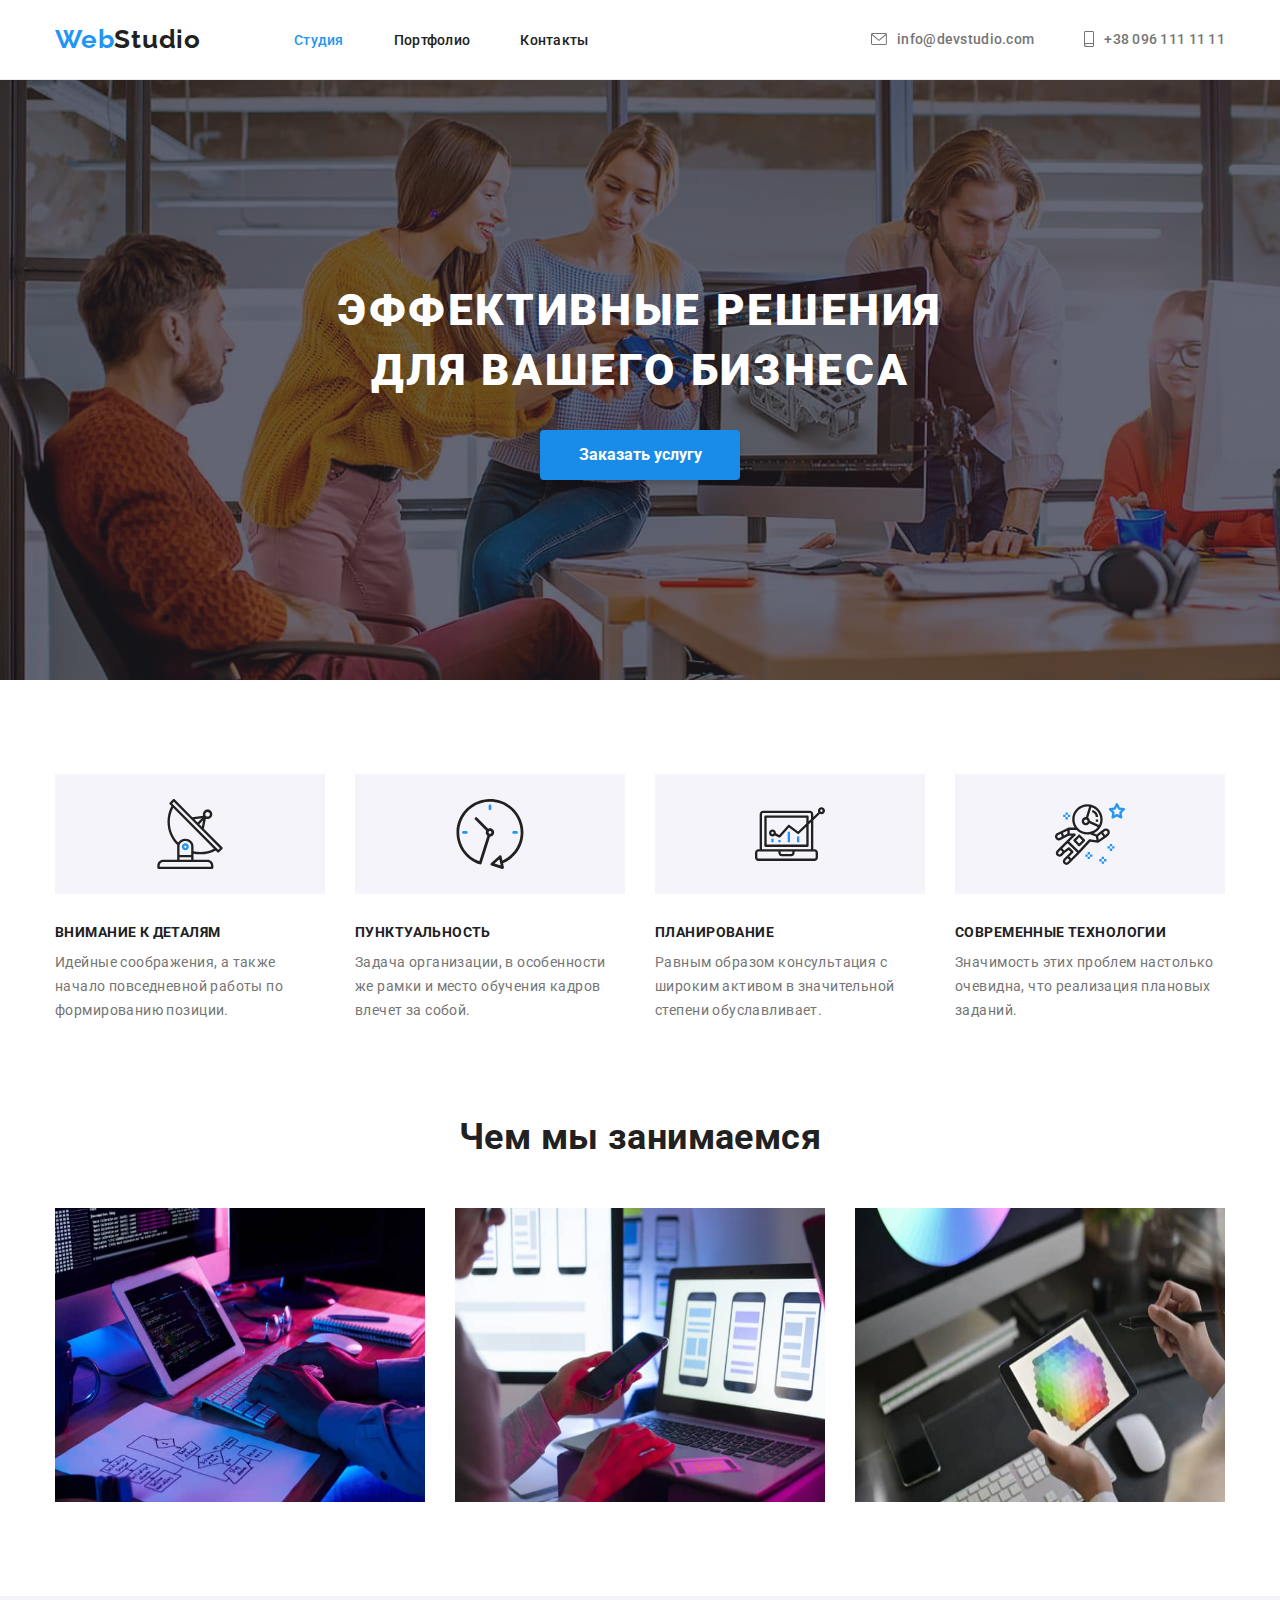
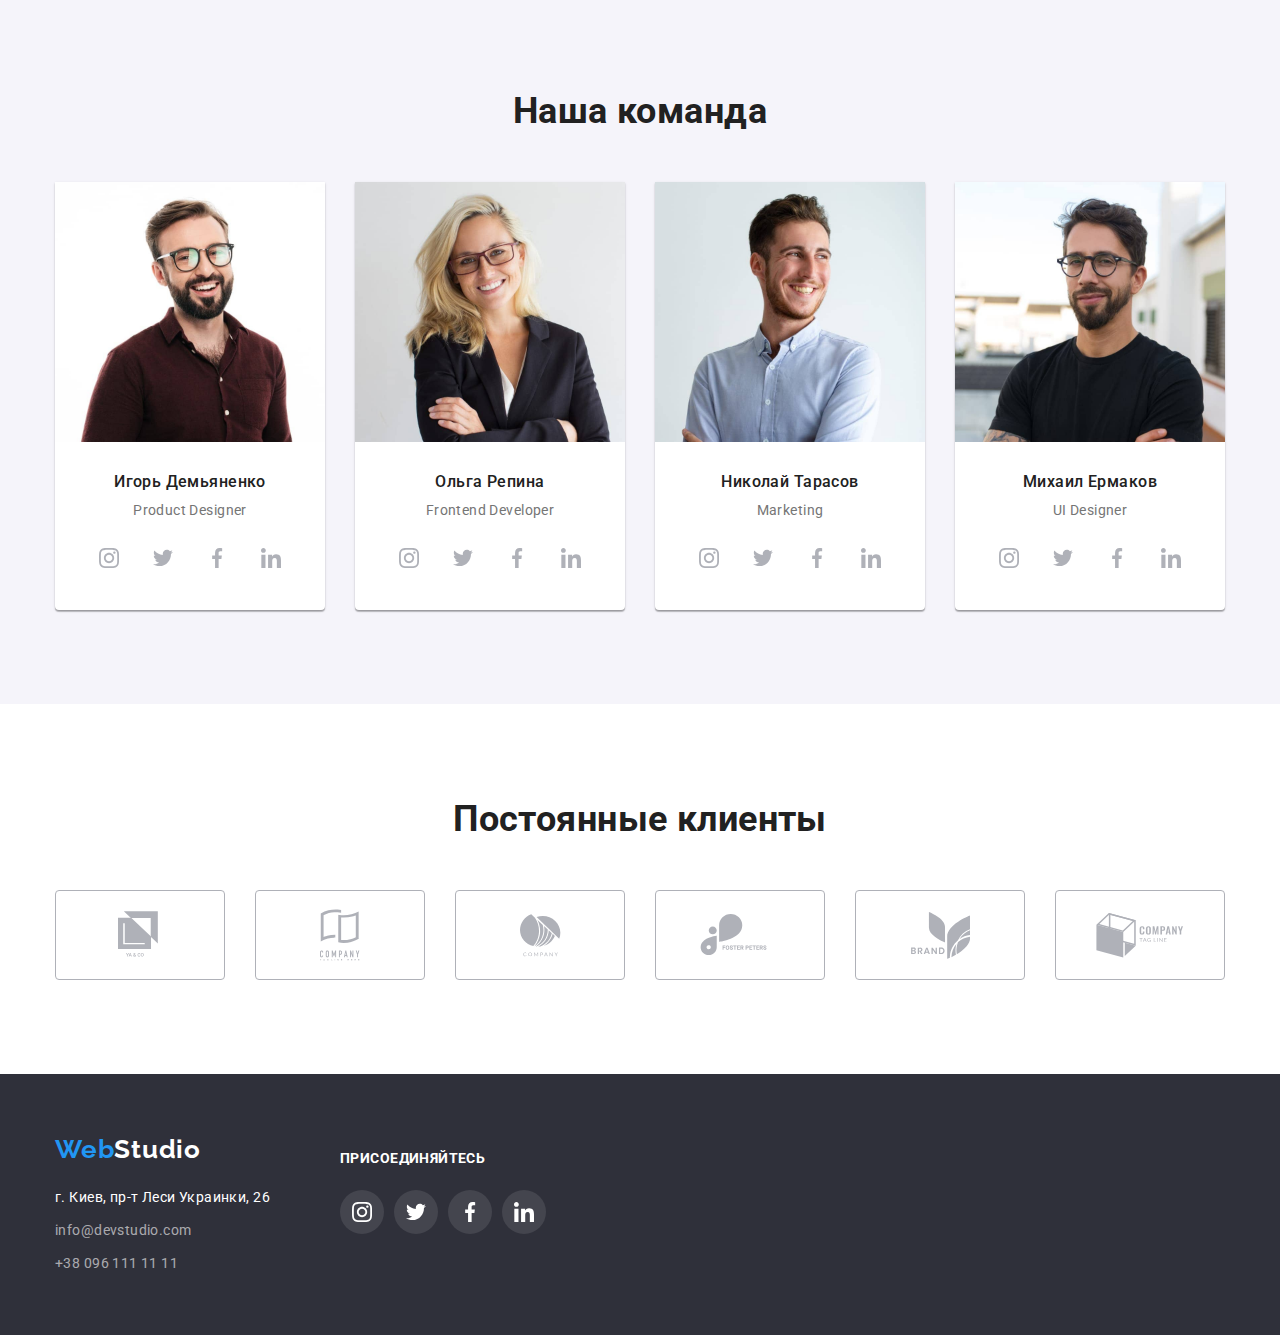
<file: index.html>
<!DOCTYPE html>
<html lang="ru">
<head>
    <meta charset="UTF-8">
    <meta name="viewport" content="width=device-width, initial-scale=1.0">
    <link rel="stylesheet" href="https://cdnjs.cloudflare.com/ajax/libs/modern-normalize/1.0.0/modern-normalize.min.css"/>
    <!-- <link rel="stylesheet" href="https://necolas.github.io/normalize.css/8.0.1/normalize.css" /> -->
    <link href="https://fonts.googleapis.com/css2?family=Oleo+Script&family=Raleway:wght@700&family=Roboto:wght@400;500;700;900&display=swap" rel="stylesheet">
    <link rel="stylesheet" href="./css/styles.css" />
    <title>Студия</title>
</head>

<body>
    <header>
        <div class="container container-header">
            <nav class="navigation">
                <a class="logo" href="./index.html" lang="en">Web<span class="logo-header">Studio</span></a>
                <ul class="container-nav">
                    <li class="nav-item"><a class="nav studio" href="./index.html">Студия</a></li>
                    <li class="nav-item"><a class="nav" href="./portfolio.html">Портфолио</a></li>
                    <li class="nav-item"><a class="nav" href="">Контакты</a></li>
                </ul>
            </nav>
            <address>
                <ul class="container-address">
                    <li class="contact-item">
                        <a class="contact-header mail" href="mailto:info@devstudio.com">
                            <svg class="envelope">
                                <use href="./images/icons/sprite.svg#envelope"></use>
                            </svg>
                            info@devstudio.com
                        </a>
                    </li>
                    <li class="contact-item">
                        <a class="contact-header phone" href="tel:+380961111111">
                            <svg class="smartphone">
                                <use href="./images/icons/sprite.svg#smartphone"></use>
                            </svg>
                            +38 096 111 11 11
                        </a>
                    </li>
                </ul>
            </address>
        </div>
    </header>

    <main>
        <section class="hero">
            <div class="container section-main">
                <h1 class="header-main">Эффективные решения для вашего бизнеса</h1>
                <button class="button-main" type="button">Заказать услугу</button>
            </div>
        </section>

        <section class="features-section">
            <div class="container container-features">
                <ul class="features">
                    <li class="block-feature">
                        <div class="icon-feature">
                            <svg class="svg-feature">
                                <use href="./images/icons/sprite.svg#antenna"></use>
                            </svg>
                        </div>
                        <h3 class="header-feature">Внимание к деталям</h3>
                        <p class="desc-feature">Идейные соображения, а также начало повседневной работы по формированию позиции.</p>
                    </li>
                    <li class="block-feature">
                        <div class="icon-feature">
                            <svg class="svg-feature">
                                <use href="./images/icons/sprite.svg#clock"></use>
                            </svg>
                        </div>
                        <h3 class="header-feature">Пунктуальность</h3>
                        <p class="desc-feature">Задача организации, в особенности же рамки и место обучения кадров влечет за собой.</p>
                    </li>
                    <li class="block-feature">
                        <div class="icon-feature">
                            <svg class="svg-feature">
                                <use href="./images/icons/sprite.svg#diagram"></use>
                            </svg>
                        </div>
                        <h3 class="header-feature">Планирование</h3>
                        <p class="desc-feature">Равным образом консультация с широким активом в значительной степени обуславливает.</p>
                    </li>
                    <li class="block-feature">
                        <div class="icon-feature">
                            <svg class="svg-feature">
                                <use href="./images/icons/sprite.svg#astronaut"></use>
                            </svg>
                        </div>
                        <h3 class="header-feature">Современные технологии</h3>
                        <p class="desc-feature">Значимость этих проблем настолько очевидна, что реализация плановых заданий.</p>
                    </li>
                </ul>
            </div>
        </section>

        <section class="pictures-section">
            <div class="container">
                <h2 class="header-section">Чем мы занимаемся</h2>
                <ul class="images">
                    <li class="image">
                        <img src="./images/programer-working.jpg" width="370" height="294" alt="Написание программного кода" />
                    </li>
                    <li class="image">
                        <img src="./images/developing-application-smartphones.jpg" width="370" height="294" alt="Анализ особенностей девайса" />
                    </li>
                    <li class="image">
                        <img src="./images/colour-selection.jpg" width="370" height="294" alt="Выбор цветового оформления" />
                    </li>
                </ul>
            </div>
        </section>

        <section class="names-section">
            <div class="container">
                <h2 class="header-section">Наша команда</h2>
                <ul class="container-name">
                    <li class="block-name">
                        <img src="./images/ihor.jpg" width="270" height="260" alt="фото Игоря Демьяненко" />
                        <div class="name">
                            <h3 class="header-name">Игорь Демьяненко</h3>
                            <p class="desc-name" lang="en">Product Designer</p>
                            <ul class="icons-web">
                                <li class="item-web">
                                    <a class="link-web" href="https://instagram.com" target="_blank" rel="noopener noreferrer" aria-label="Instagram">
                                        <svg class="svg-web">
                                            <use href="./images/icons/sprite.svg#instagram"></use>
                                        </svg>
                                    </a>
                                </li>
                                <li class="item-web">
                                    <a class="link-web" href="https://twitter.com" target="_blank" rel="noopener noreferrer" aria-label="Twitter">
                                        <svg class="svg-web">
                                            <use href="./images/icons/sprite.svg#twitter"></use>
                                        </svg>
                                    </a>
                                </li>
                                <li class="item-web">
                                    <a class="link-web" href="https://facebook.com" target="_blank" rel="noopener noreferrer" aria-label="Facebook">
                                        <svg class="svg-web">
                                            <use href="./images/icons/sprite.svg#facebook"></use>
                                        </svg>
                                    </a>
                                </li>
                                <li class="item-web">
                                    <a class="link-web" href="https://linkedin.com" target="_blank" rel="noopener noreferrer" aria-label="LinkedIn">
                                        <svg class="svg-web">
                                            <use href="./images/icons/sprite.svg#linkedin"></use>
                                        </svg>
                                    </a>
                                </li>
                            </ul>
                        </div>
                    </li>
                    <li class="block-name">
                        <img src="./images/olha.jpg" width="270" height="260" alt="фото Ольги Репиной" />
                        <div class="name">
                            <h3 class="header-name">Ольга Репина</h3>
                            <p class="desc-name" lang="en">Frontend Developer</p>
                            <ul class="icons-web">
                                <li class="item-web">
                                    <a class="link-web" href="https://instagram.com" target="_blank" rel="noopener noreferrer" aria-label="Instagram">
                                        <svg class="svg-web">
                                            <use href="./images/icons/sprite.svg#instagram"></use>
                                        </svg>
                                    </a>
                                </li>
                                <li class="item-web">
                                    <a class="link-web" href="https://twitter.com" target="_blank" rel="noopener noreferrer" aria-label="Twitter">
                                        <svg class="svg-web">
                                            <use href="./images/icons/sprite.svg#twitter"></use>
                                        </svg>
                                    </a>
                                </li>
                                <li class="item-web">
                                    <a class="link-web" href="https://facebook.com" target="_blank" rel="noopener noreferrer" aria-label="Facebook">
                                        <svg class="svg-web">
                                            <use href="./images/icons/sprite.svg#facebook"></use>
                                        </svg>
                                    </a>
                                </li>
                                <li class="item-web">
                                    <a class="link-web" href="https://linkedin.com" target="_blank" rel="noopener noreferrer" aria-label="LinkedIn">
                                        <svg class="svg-web">
                                            <use href="./images/icons/sprite.svg#linkedin"></use>
                                        </svg>
                                    </a>
                                </li>
                            </ul>
                        </div>
                    </li>
                    <li class="block-name">
                        <img src="./images/mykhola.jpg" width="270" height="260" alt="фото Николая Тарасова" />
                        <div class="name">
                            <h3 class="header-name">Николай Тарасов</h3>
                            <p class="desc-name" lang="en">Marketing</p>
                            <ul class="icons-web">
                                <li class="item-web">
                                    <a class="link-web" href="https://instagram.com" target="_blank" rel="noopener noreferrer" aria-label="Instagram">
                                        <svg class="svg-web">
                                            <use href="./images/icons/sprite.svg#instagram"></use>
                                        </svg>
                                    </a>
                                </li>
                                <li class="item-web">
                                    <a class="link-web" href="https://twitter.com" target="_blank" rel="noopener noreferrer" aria-label="Twitter">
                                        <svg class="svg-web">
                                            <use href="./images/icons/sprite.svg#twitter"></use>
                                        </svg>
                                    </a>
                                </li>
                                <li class="item-web">
                                    <a class="link-web" href="https://facebook.com" target="_blank" rel="noopener noreferrer" aria-label="Facebook">
                                        <svg class="svg-web">
                                            <use href="./images/icons/sprite.svg#facebook"></use>
                                        </svg>
                                    </a>
                                </li>
                                <li class="item-web">
                                    <a class="link-web" href="https://linkedin.com" target="_blank" rel="noopener noreferrer" aria-label="LinkedIn">
                                        <svg class="svg-web">
                                            <use href="./images/icons/sprite.svg#linkedin"></use>
                                        </svg>
                                    </a>
                                </li>
                            </ul>
                        </div>
                    </li>
                    <li class="block-name">
                        <img src="./images/mykhaylo.jpg" width="270" height="260" alt="фото Михаила Ермакова" />
                        <div class="name">
                            <h3 class="header-name">Михаил Ермаков</h3>
                            <p class="desc-name" lang="en">UI Designer</p>
                            <ul class="icons-web">
                                <li class="item-web">
                                    <a class="link-web" href="https://instagram.com" target="_blank" rel="noopener noreferrer" aria-label="Instagram">
                                        <svg class="svg-web">
                                            <use href="./images/icons/sprite.svg#instagram"></use>
                                        </svg>
                                    </a>
                                </li>
                                <li class="item-web">
                                    <a class="link-web" href="https://twitter.com" target="_blank" rel="noopener noreferrer" aria-label="Twitter">
                                        <svg class="svg-web">
                                            <use href="./images/icons/sprite.svg#twitter"></use>
                                        </svg>
                                    </a>
                                </li>
                                <li class="item-web">
                                    <a class="link-web" href="https://facebook.com" target="_blank" rel="noopener noreferrer" aria-label="Facebook">
                                        <svg class="svg-web">
                                            <use href="./images/icons/sprite.svg#facebook"></use>
                                        </svg>
                                    </a>
                                </li>
                                <li class="item-web">
                                    <a class="link-web" href="https://linkedin.com" target="_blank" rel="noopener noreferrer" aria-label="LinkedIn">
                                        <svg class="svg-web">
                                            <use href="./images/icons/sprite.svg#linkedin"></use>
                                        </svg>
                                    </a>
                                </li>
                            </ul>
                        </div>
                    </li>
                </ul>
            </div>
        </section>

        <section class="permanent-section">
            <div class="container">
                <h3 class="header-section">Постоянные клиенты</h3>
                <ul class="icons-client">
                    <li class="item-client">
                        <a class="link-client" href="">
                            <svg class="client svg-client-1">
                                <use href="./images/icons/sprite.svg#logo_1"></use>
                            </svg>
                        </a>
                    </li>
                    <li class="item-client">
                        <a class="link-client" href="">
                            <svg class="client svg-client-2">
                                <use href="./images/icons/sprite.svg#logo_2"></use>
                            </svg>
                        </a>
                    </li>
                    <li class="item-client">
                        <a class="link-client" href="">
                            <svg class="client svg-client-3">
                                <use href="./images/icons/sprite.svg#logo_3"></use>
                            </svg>
                        </a>
                    </li>
                    <li class="item-client">
                        <a class="link-client" href="">
                            <svg class="client svg-client-4">
                                <use href="./images/icons/sprite.svg#logo_4"></use>
                            </svg>
                        </a>
                    </li>
                    <li class="item-client">
                        <a class="link-client" href="">
                            <svg class="client svg-client-5">
                                <use href="./images/icons/sprite.svg#logo_5"></use>
                            </svg>
                        </a>
                    </li>
                    <li class="item-client">
                        <a class="link-client" href="">
                            <svg class="client svg-client-6">
                                <use href="./images/icons/sprite.svg#logo_6"></use>
                            </svg>
                        </a>
                    </li>
                </ul>
            </div>
        </section>
    </main>

    <footer>
        <div class="container container-footer">
            <div class="left-footer">
                <a class="logo" href="./index.html" lang="en">Web<span class="logo-footer">Studio</span></a>
                <address>
                    <ul>
                        <li class="container-contacts"><a class="address" href="https://www.google.com/maps/d/viewer?mid=10uSM3H-mIU3GznYo2szRIEphczw&msa=0&ll=50.42732700000004%2C30.538092&z=17" target="_blank" rel="noopener noreferrer nofollow">г. Киев, пр-т Леси Украинки, 26</a></li>
                        <li class="container-contacts"><a class="contact-footer" href="mailto:info@devstudio.com">info@devstudio.com</a></li>
                        <li class="container-contacts"><a class="contact-footer" href="tel:+380961111111">+38 096 111 11 11</a></li>
                    </ul>
                </address>
            </div>
            <div class="right-footer">
                <span class="together">Присоединяйтесь</span>
                <ul class="icons-footer-web">
                    <li class="item-footer-web">
                        <a class="link-footer-web" href="https://instagram.com" target="_blank" rel="noopener noreferrer" aria-label="Instagram">
                            <svg class="svg-footer-web">
                                <use href="./images/icons/sprite.svg#instagram"></use>
                            </svg>
                        </a>
                    </li>
                    <li class="item-footer-web">
                        <a class="link-footer-web" href="https://twitter.com" target="_blank" rel="noopener noreferrer" aria-label="Twitter">
                            <svg class="svg-footer-web">
                                <use href="./images/icons/sprite.svg#twitter"></use>
                            </svg>
                        </a>
                    </li>
                    <li class="item-footer-web">
                        <a class="link-footer-web" href="https://facebook.com" target="_blank" rel="noopener noreferrer" aria-label="Facebook">
                            <svg class="svg-footer-web">
                                <use href="./images/icons/sprite.svg#facebook"></use>
                            </svg>
                        </a>
                    </li>
                    <li class="item-footer-web">
                        <a class="link-footer-web" href="https://linkedin.com" target="_blank" rel="noopener noreferrer" aria-label="LinkedIn">
                            <svg class="svg-footer-web">
                                <use href="./images/icons/sprite.svg#linkedin"></use>
                            </svg>
                        </a>
                    </li>
                </ul>
            </div>
        </div>
    </footer>
</body>
</html>
</file>
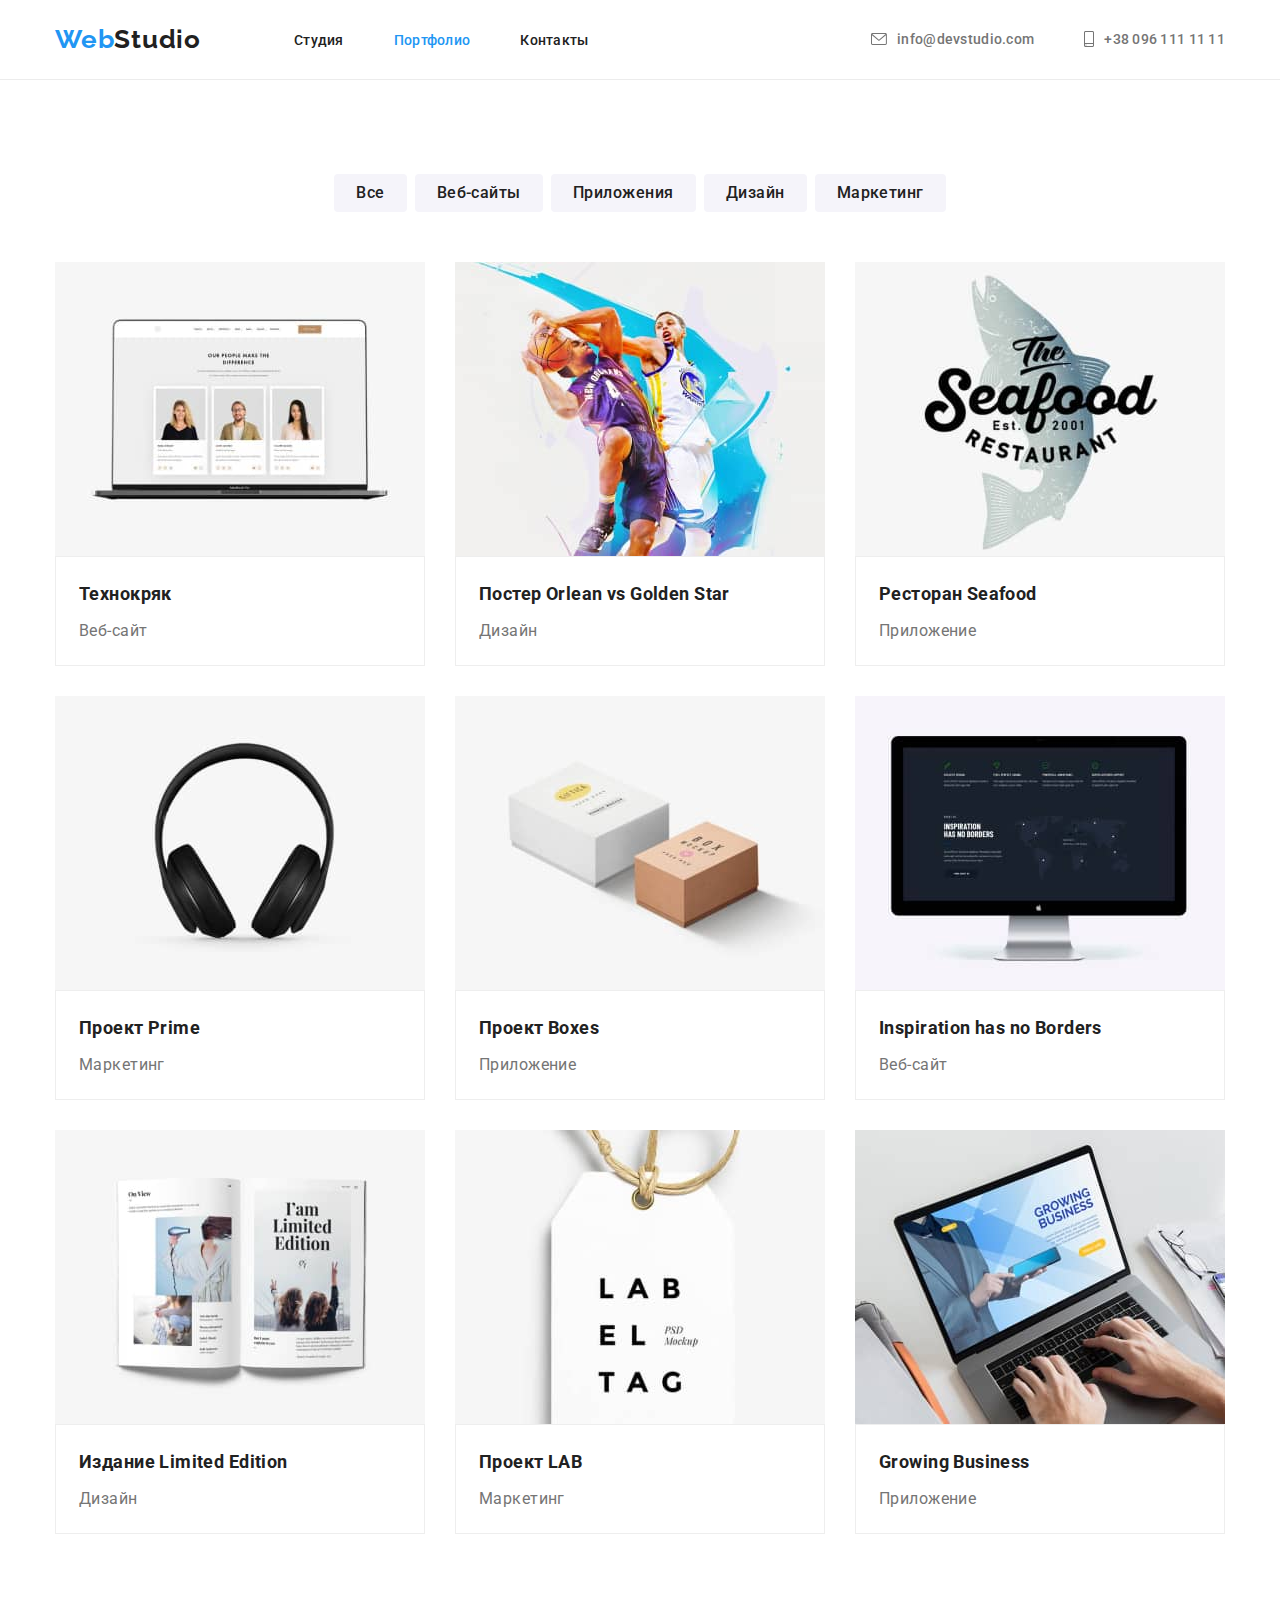
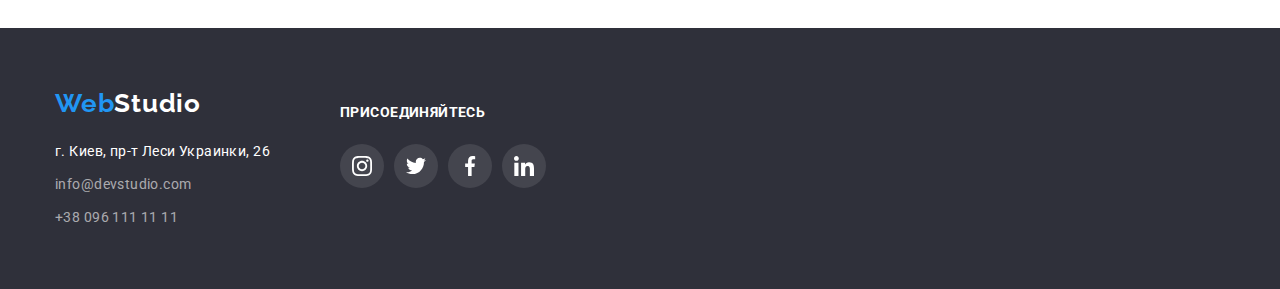
<file: portfolio.html>
<!DOCTYPE html>
<html lang="ru">
<head>
    <meta charset="UTF-8">
    <meta name="viewport" content="width=device-width, initial-scale=1.0">
    <link rel="stylesheet" href="https://cdnjs.cloudflare.com/ajax/libs/modern-normalize/1.0.0/modern-normalize.min.css"/>
    <!-- <link rel="stylesheet" href="https://necolas.github.io/normalize.css/8.0.1/normalize.css" /> -->
    <link href="https://fonts.googleapis.com/css2?family=Oleo+Script&family=Raleway:wght@700&family=Roboto:wght@400;500;700;900&display=swap" rel="stylesheet">
    <link rel="stylesheet" href="./css/styles.css" />
    <title>Портфолио</title>
</head>
<body>
    <header>
        <div class="container container-header">
            <nav class="navigation">
                <a class="logo" href="./index.html" lang="en">Web<span class="logo-header">Studio</span></a>
                <ul class="container-nav">
                    <li class="nav-item"><a class="nav" href="./index.html">Студия</a></li>
                    <li class="nav-item"><a class="nav portfolio" href="./portfolio.html">Портфолио</a></li>
                    <li class="nav-item"><a class="nav" href="">Контакты</a></li>
                </ul>
            </nav>
            <address>
                <ul class="container-address">
                    <li class="contact-item">
                        <a class="contact-header mail" href="mailto:info@devstudio.com">
                            <svg class="envelope">
                                <use href="./images/icons/sprite.svg#envelope"></use>
                            </svg>
                            info@devstudio.com
                        </a>
                    </li>
                    <li class="contact-item">
                        <a class="contact-header phone" href="tel:+380961111111">
                            <svg class="smartphone">
                                <use href="./images/icons/sprite.svg#smartphone"></use>
                            </svg>
                            +38 096 111 11 11
                        </a>
                    </li>
                </ul>
            </address>
        </div>
    </header>

    <main>
        <h1 hidden>Якась прихована херня</h1>
        <section class="block-portfolio">
            <div class="container">
                <h2 hidden>Лінки на портфоліо</h2>
                <ul class="block-button">
                    <li class="btn"><button class="buttons" type="button">Все</button></li>
                    <li class="btn"><button class="buttons" type="button">Веб-сайты</button></li>
                    <li class="btn"><button class="buttons" type="button">Приложения</button></li>
                    <li class="btn"><button class="buttons" type="button">Дизайн</button></li>
                    <li class="btn"><button class="buttons" type="button">Маркетинг</button></li>
                </ul>
                <ul class="desc">
                    <li class="desc-portfolio">
                        <a class="link-portfolio" href="">
                            <img src="./images/tech.jpg" width="370" height="294" alt="Веб-сайт Технокряка" />
                            <div class="project">
                                <h3 class="header-project">Технокряк</h3>
                                <p class="desc-project">Веб-сайт</p>
                            </div>
                        </a>
                    </li>
                    <li class="desc-portfolio">
                        <a class="link-portfolio" href="">
                            <img src="./images/basket.jpg" width="370" height="294" alt="Дизайн постера" />
                            <div class="project">
                                <h3 class="header-project">Постер <span lang="en">Orlean vs Golden Star</span></h3>
                                <p class="desc-project">Дизайн</p>
                            </div>
                        </a>
                    </li>
                    <li class="desc-portfolio">
                        <a class="link-portfolio" href="">
                            <img src="./images/restaurant.jpg" width="370" height="294" alt="Приложение ресторана" />
                            <div class="project">
                                <h3 class="header-project">Ресторан <span lang="en">Seafood</span></h3>
                                <p class="desc-project">Приложение</p>
                            </div>
                        </a>
                    </li>
                    <li class="desc-portfolio">
                        <a class="link-portfolio" href="">
                            <img src="./images/prime.jpg" width="370" height="294" alt="Маркетинговый проект" />
                            <div class="project">
                                <h3 class="header-project">Проект <span lang="en">Prime</span></h3>
                                <p class="desc-project">Маркетинг</p>
                            </div>
                        </a>
                    </li>
                    <li class="desc-portfolio">
                        <a class="link-portfolio" href="">
                            <img src="./images/boxes.jpg" width="370" height="294" alt="Приложение проекта" />
                            <div class="project">
                                <h3 class="header-project">Проект <span lang="en">Boxes</span></h3>
                                <p class="desc-project">Приложение</p>
                            </div>
                        </a>
                    </li>
                    <li class="desc-portfolio">
                        <a class="link-portfolio" href="">
                            <img src="./images/inspiration.jpg" width="370" height="294" alt="Веб-сайт Inspiration" />
                            <div class="project">
                                <h3 class="header-project" lang="en">Inspiration has no Borders</h3>
                                <p class="desc-project">Веб-сайт</p>
                            </div>
                        </a>
                    </li>
                    <li class="desc-portfolio">
                        <a class="link-portfolio" href="">
                            <img src="./images/publishing.jpg" width="370" height="294" alt="Дизайн издания" />
                            <div class="project">
                                <h3 class="header-project">Издание <span lang="en">Limited Edition</span></h3>
                                <p class="desc-project">Дизайн</p>
                            </div>
                        </a>
                    </li>
                    <li class="desc-portfolio">
                        <a class="link-portfolio" href="">
                            <img src="./images/lab.jpg" width="370" height="294" alt="Маркетинговый проект" />
                            <div class="project">
                                <h3 class="header-project">Проект <span lang="en">LAB</span></h3>
                                <p class="desc-project">Маркетинг</p>
                            </div>
                        </a>
                    </li>
                    <li class="desc-portfolio">
                        <a class="link-portfolio" href="">
                            <img src="./images/business.jpg" width="370" height="294" alt="Бизнесовое приложение" />
                            <div class="project">
                                <h3 class="header-project" lang="en">Growing Business</h3>
                                <p class="desc-project">Приложение</p>
                            </div>
                        </a>
                    </li>
                </ul>
            </div>
        </section>
    </main>

    <footer>
        <div class="container container-footer">
            <div class="left-footer">
                <a class="logo" href="./index.html" lang="en">Web<span class="logo-footer">Studio</span></a>
                <address>
                    <ul>
                        <li class="container-contacts"><a class="address" href="https://www.google.com/maps/d/viewer?mid=10uSM3H-mIU3GznYo2szRIEphczw&msa=0&ll=50.42732700000004%2C30.538092&z=17" target="_blank" rel="noopener noreferrer nofollow">г. Киев, пр-т Леси Украинки, 26</a></li>
                        <li class="container-contacts"><a class="contact-footer" href="mailto:info@devstudio.com">info@devstudio.com</a></li>
                        <li class="container-contacts"><a class="contact-footer" href="tel:+380961111111">+38 096 111 11 11</a></li>
                    </ul>
                </address>
            </div>
            <div class="right-footer">
                <span class="together">Присоединяйтесь</span>
                <ul class="icons-footer-web">
                    <li class="item-footer-web">
                        <a class="link-footer-web" href="https://instagram.com" target="_blank" rel="noopener noreferrer" aria-label="Instagram">
                            <svg class="svg-footer-web">
                                <use href="./images/icons/sprite.svg#instagram"></use>
                            </svg>
                        </a>
                    </li>
                    <li class="item-footer-web">
                        <a class="link-footer-web" href="https://twitter.com" target="_blank" rel="noopener noreferrer" aria-label="Twitter">
                            <svg class="svg-footer-web">
                                <use href="./images/icons/sprite.svg#twitter"></use>
                            </svg>
                        </a>
                    </li>
                    <li class="item-footer-web">
                        <a class="link-footer-web" href="https://facebook.com" target="_blank" rel="noopener noreferrer" aria-label="Facebook">
                            <svg class="svg-footer-web">
                                <use href="./images/icons/sprite.svg#facebook"></use>
                            </svg>
                        </a>
                    </li>
                    <li class="item-footer-web">
                        <a class="link-footer-web" href="https://linkedin.com" target="_blank" rel="noopener noreferrer" aria-label="LinkedIn">
                            <svg class="svg-footer-web">
                                <use href="./images/icons/sprite.svg#linkedin"></use>
                            </svg>
                        </a>
                    </li>
                </ul>
            </div>
        </div>
    </footer>
</body>
</html>
</file>
<file: css/styles.css>
* {
    margin: 0px;
    padding: 0px;
}

p, h1, h2, h3, ul {
    margin-block-start: 0px;
    margin-block-end: 0px;
}

/* html {
    overflow-x: hidden;
} */

img {
    display: block;
    /* max-width: 100%; */
}

body {
    font-family: 'Roboto', sans-serif;
    font-weight: 400;
    font-size: 14px;
    color: #757575;
    letter-spacing: 0.03em;
    line-height: 24px;
}

a {
    text-decoration: none;
}

ul {
    list-style-type: none;
    padding-inline-start: 0px;
}

header {
    font-weight: 500;
    line-height: 16px;
    letter-spacing: 0.02em;
    padding-top: 24px;
    padding-bottom: 24px;
    border-bottom: 1px solid #ECECEC;
}

footer {
    padding-top: 60px;
    padding-bottom: 60px;
    background-color: #2F303A;
}

.nav:hover, .contact-header:hover, .contact-footer:hover,
.logo:hover, .address:hover/*, .contact-header:hover::before*/ {
    color: #2196F3;
    /* text-decoration: underline; */
    cursor: pointer;
}

.buttons:hover {
    color: #FFFFFF;
    background-color: #2196F3;
    /* text-decoration: underline; */
    cursor: pointer;
    box-shadow: 0px 3px 1px rgba(0, 0, 0, 0.1), 0px 1px 2px rgba(0, 0, 0, 0.08), 0px 2px 2px rgba(0, 0, 0, 0.12);
    border-radius: 4px;
}

.nav:focus, .contact-header:focus, .contact-footer:focus,
.logo:focus, .address:focus/*, .contact-header:focus::before*/ {
    color: #2196F3;
}

.buttons:focus {
    color: #FFFFFF;
    background-color:  #2196F3;
    box-shadow: 0px 3px 1px rgba(0, 0, 0, 0.1), 0px 1px 2px rgba(0, 0, 0, 0.08), 0px 2px 2px rgba(0, 0, 0, 0.12);
    border-radius: 4px;
}

.hero {
    background-color: #C4C4C4;
    background-image: linear-gradient(to right, rgba(47, 48, 58, 0.4), rgba(47, 48, 58, 0.4)), url(../images/fon.jpg);
    background-repeat: no-repeat;
    background-size: cover;
}

.logo {
    font-family: 'Raleway', sans-serif;
    font-weight: 700;
    font-size: 26px;
    color: #2196F3;
    line-height: 31px;
    letter-spacing: 0.03em;
}

header .logo {
    margin-right: 93px;
}

.logo-header, .nav {
    color: #212121;
}

.logo-footer {
    color: #FFFFFF;
}

.contact-header {
    color: #757575;
    font-style: normal;
}

.contact-footer {
    color: rgba(255, 255, 255, 0.6);
    font-style: normal;
}

.address {
    color: #FFFFFF;
    font-style: normal;
}

.button-main {
    font-family: 'Roboto', sans-serif;
    font-weight: 700;
    font-size: 16px;
    color: #FFFFFF;
    background-color: #188CE8;
    width: 200px;
    height: 50px;
    border: 0px;
    border-radius: 4px;
    box-shadow: 0px 4px 4px rgba(0, 0, 0, 0.15);
}

.buttons {
    font-family: 'Roboto', sans-serif;
    font-weight: 500;
    font-size: 16px;
    line-height: 26px;
    letter-spacing: 0.03em;
    color: #212121;
    background-color: #F5F4FA;
    border: 0px;
    border-radius: 4px;
    padding: 6px 22px;
}

.header-main {
    font-weight: 900;
    font-size: 44px;
    color: #FFFFFF;
    text-transform: uppercase;
    text-align: center;
    letter-spacing: 0.06em;
    line-height: 60px;
    width: 696px;
    height: 120px;
    margin-bottom: 30px;
}

.header-project {
    font-weight: 700;
    font-size: 18px;
    color: #212121;
    line-height: 36px;
    margin-bottom: 4px;
}

.header-section {
    font-weight: 700;
    font-size: 36px;
    color: #212121;
    line-height: 42px;
    text-align: center;
    margin-bottom: 50px;
}

.header-feature {
    font-weight: 700;
    font-size: 14px;
    color: #212121;
    text-transform: uppercase;
    line-height: 16px;
    margin-bottom: 10px;
}

.header-name {
    font-weight: 500;
    font-size: 16px;
    color: #212121;
    line-height: 19px;
    text-align: center;
    margin-bottom: 10px;
}

.desc-name {
    line-height: 19px;
    text-align: center;
    margin-bottom: 16px;
}

/*.project {
    font-size: 16px;
    line-height: 30px;
    padding: 20px 24px;
}*/

.project {
    font-size: 16px;
    line-height: 30px;
    padding: 19px 23px;
    border: 1px solid #EEEEEE;
}

.desc-project {
    color: #757575;
}

.studio, .portfolio {
    color: #2196F3;
}

.container {
    width: 1200px;
    margin-left: auto;
    margin-right: auto;
    padding-left: 15px;
    padding-right: 15px;
}

.container-nav, .container-address {
    display: inline-flex;
}

.nav-item:not(:last-child), .contact-item:not(:last-child) {
    margin-right: 50px;
}

.container-header {
    display: flex;
    align-items: center;
    justify-content: flex-end;
}

.navigation {
    display: flex;
    align-items: center;
    margin-right: auto;
}

.hero {
    padding-top: 200px;
    padding-bottom: 200px;
}

.section-main {
    display: flex;
    flex-direction: column;
    align-items: center;
}

.features-section, .block-portfolio, .permanent-section {
    padding-top: 94px;
    padding-bottom: 94px;
}

/*.container-features {
    height: 101px;
}*/

.features, .images, .container-name {
    display: flex;
    flex-direction: row;
    /*margin-left: -30px;*/
}

.block-feature {
    /*margin-left: 30px;
    flex-basis: calc(100% / 4 - 30px);*/
    width: 270px;
}

.block-feature:not(:first-child), .image:not(:first-child),
.block-name:not(:first-child) {
    margin-left: 30px;
}

.pictures-section {
    padding-bottom: 94px;
}

.image {
    /*margin-left: 30px;
    flex-basis: calc(100% / 3 - 30px);*/
    width: 370px;
}

.names-section {
    padding-top: 94px;
    padding-bottom: 94px;
    background-color: #F5F4FA;
}

.block-name {
    /*margin-left: 30px;
    flex-basis: calc(100% / 4 - 30px);*/
    width: 270px;
    background-color: #FFFFFF;
    border-radius: 0px 0px 4px 4px;
    box-shadow: 0px 1px 3px rgba(0, 0, 0, 0.12), 0px 1px 1px rgba(0, 0, 0, 0.14), 0px 2px 1px rgba(0, 0, 0, 0.2);
}

.name {
    margin-top: 30px;
    margin-bottom: 30px;
}

footer address {
    margin-top: 20px;
}

.container-contacts:not(:last-child) {
    margin-bottom: 9px;
}

.block-button {
    margin-bottom: 50px;
    display: flex;
    justify-content: center;
}

.btn:not(:last-child) {
    margin-right: 8px;
}

.desc {
    display: flex;
    flex-wrap: wrap;
    /*margin-left: -30px;
    margin-top: -30px;*/
}

.desc-portfolio {
    /*margin-left: 30px;
    margin-top: 30px;
    flex-basis: calc(100% / 3 - 30px);*/
    width: 370px;
}

.desc-portfolio:nth-child(n+4) {
    margin-top: 30px;
}

.desc-portfolio:not(:nth-child(3n+1)) {
    margin-left: 30px;
}

.icons-web, .icons-client {
    display:flex;
    justify-content: center;
}

.item-web:not(:last-child) {
    margin-right: 10px;
}

.link-web {
    display:flex;
    justify-content: center;
    align-items: center;
    width: 44px;
    height: 44px;
    background-color: #FFFFFF;
    border-radius: 50%;
}

.link-web:hover, .link-web:focus,
.link-footer-web:hover, .link-footer-web:focus {
    background-color: #2196F3;
}

.link-web:hover .svg-web, .link-web:focus .svg-web,
.link-footer-web:hover .svg-footer-web, .link-footer-web:focus .svg-footer-web {
    fill: #FFFFFF;
}

.svg-web {
    width: 20px;
    height: 20px;
    fill: #AFB1B8;
}

/*.item-feature:not(:last-child) {
    margin-right: 30px;
}*/

.icon-feature {
    display:flex;
    justify-content: center;
    align-items: center;
    width: 270px;
    height: 120px;
    background-color: #F5F4FA;
    margin-bottom: 30px;
}

.svg-feature {
    width: 70px;
    height: 70px;
}

.svg-client-1 {
    width: 44px;
    height: 49px;
}

.svg-client-2 {
    width: 40px;
    height: 52px;
}

.svg-client-3 {
    width: 41px;
    height: 43px;
}

.svg-client-4 {
    width: 80px;
    height: 42px;
}

.svg-client-5 {
    width: 59px;
    height: 47px;
}

.svg-client-6 {
    width: 88px;
    height: 45px;
}

.client {
    fill: #AFB1B8;
}

.item-client:not(:last-child) {
    margin-right: 30px;
}

.link-client {
    display:flex;
    justify-content: center;
    align-items: center;
    width: 170px;
    height: 90px;
    border: 1px solid #AFB1B8;
    box-sizing: border-box;
    border-radius: 4px;
    cursor: pointer;
}

.link-client:hover, .link-client:focus {
    border: 1px solid #2196F3;
}

.link-client:hover .client, .link-client:focus .client {
    fill: #2196F3;
}

.contact-header {
    display: flex;
    align-items: center;
}

/*.contact-header::before {
    margin-right: 10px;
    content: '';
    display: inline-block;
}

.mail::before {
    width: 16px;
    height: 12px;
    background-image: url(../images/icons/envelope.svg);
}

.phone::before {
    width: 10px;
    height: 16px;
    background-image: url(../images/icons/smartphone.svg);
}*/

.envelope {
    margin-right: 10px;
    width: 16px;
    height: 12px;
    fill: #757575;
}

.smartphone {
    margin-right: 10px;
    width: 10px;
    height: 16px;
    fill: #757575;
}

.contact-header:hover .envelope,  .contact-header:hover .smartphone,
.contact-header:focus .envelope,  .contact-header:focus .smartphone {
    fill: #2196F3;
}

.icons-footer-web {
    display:flex;
    margin-top: 20px;
}

.item-footer-web:not(:last-child) {
    margin-right: 10px;
}

.link-footer-web {
    display:flex;
    justify-content: center;
    align-items: center;
    width: 44px;
    height: 44px;
    background-color: rgba(255, 255, 255, 0.1);
    border-radius: 50%;
}

.svg-footer-web {
    width: 20px;
    height: 20px;
    fill: #FFFFFF;
}

.container-footer {
    display: flex;
}

.left-footer {
    margin-right: 70px;
}

.right-footer {
    padding-top: 12px;
}

.together {
    font-weight: 700;
    font-size: 14px;
    line-height: 16px;
    letter-spacing: 0.03em;
    text-transform: uppercase;
    color: #FFFFFF;
}

.link-portfolio {
    display: block;
    width: 370px;
    height: 404px;
}

.link-portfolio:hover, .link-portfolio:focus {
    box-shadow: 0px 1px 1px rgba(0, 0, 0, 0.12), 0px 4px 4px rgba(0, 0, 0, 0.06), 1px 4px 6px rgba(0, 0, 0, 0.16);   
}
</file>
